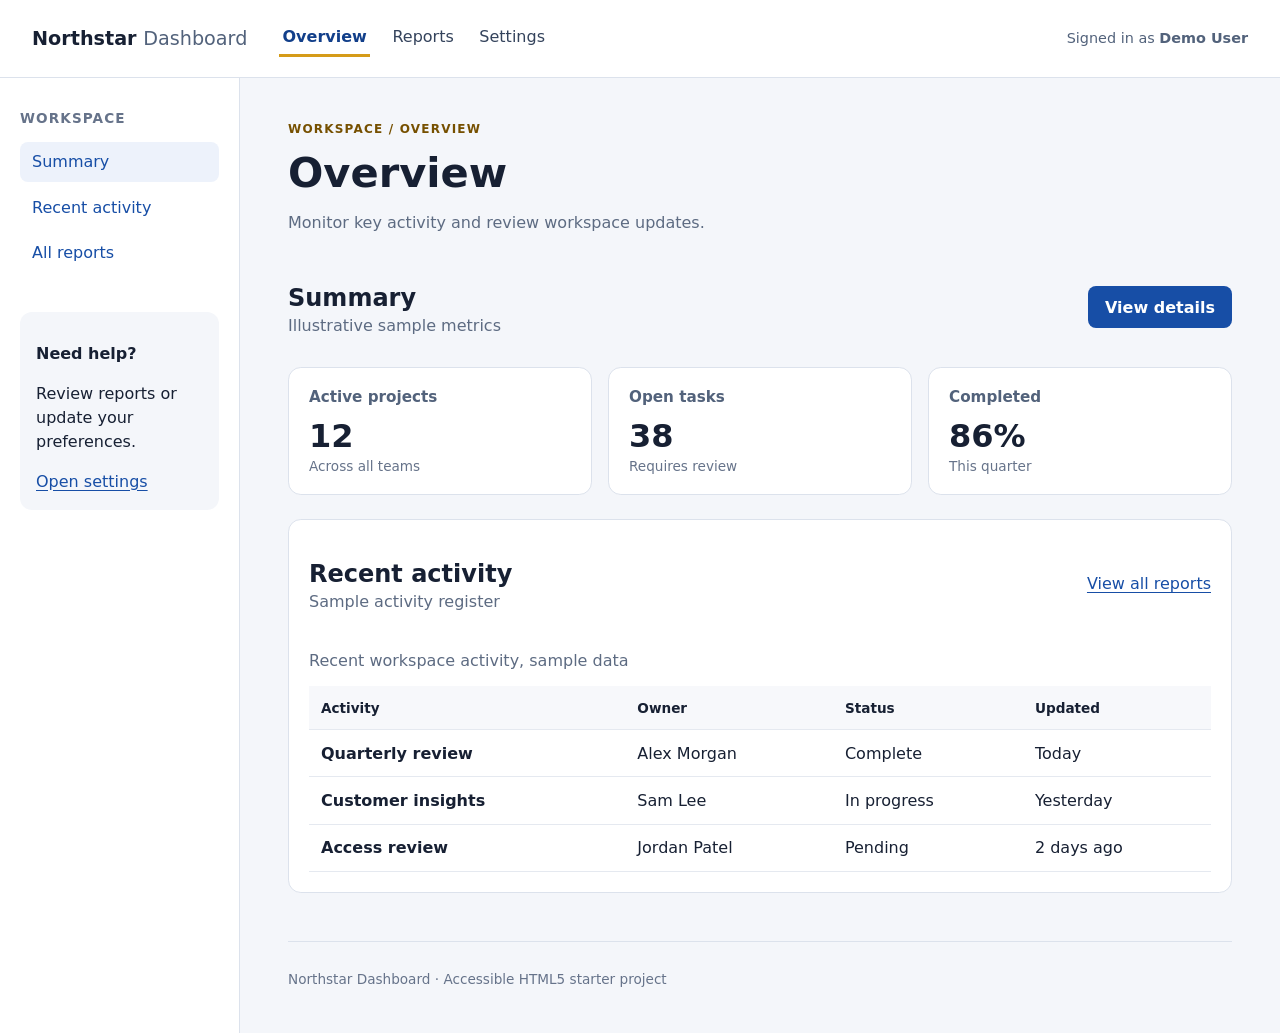
<file: index.html>
<!doctype html>
<html lang="en">
<head>
<meta charset="utf-8">
<meta name="viewport" content="width=device-width, initial-scale=1">
<meta name="description" content="Accessible enterprise dashboard overview.">
<title>Overview | Northstar Dashboard</title>
<link rel="stylesheet" href="assets/css/styles.css">
<script src="assets/js/app.js" defer></script>
</head>
<body>
<a class="skip-link" href="#main-content">Skip to main content</a>
<header class="site-header">
<a class="brand" href="index.html">Northstar <span>Dashboard</span></a>
<button class="menu-toggle" type="button" aria-expanded="false" aria-controls="primary-navigation">Menu</button>
<nav id="primary-navigation" class="top-nav" aria-label="Primary navigation">
<a href="index.html" aria-current="page">Overview</a><a href="reports.html">Reports</a><a href="settings.html">Settings</a>
</nav>
<p class="user-label">Signed in as <strong>Demo User</strong></p>
</header>
<div class="layout">
<aside class="sidebar" aria-label="Dashboard sidebar">
<nav aria-label="Dashboard sections"><h2 class="sidebar-heading">Workspace</h2><ul>
<li><a href="#summary" aria-current="location">Summary</a></li><li><a href="#activity">Recent activity</a></li><li><a href="reports.html">All reports</a></li>
</ul></nav>
<section class="help-card" aria-labelledby="help-title"><h2 id="help-title">Need help?</h2><p>Review reports or update your preferences.</p><a href="settings.html">Open settings</a></section>
</aside>
<main id="main-content" class="main-content">
<header class="page-heading"><p class="eyebrow">WORKSPACE / OVERVIEW</p><h1>Overview</h1><p>Monitor key activity and review workspace updates.</p></header>
<section id="summary" aria-labelledby="summary-title">
<div class="section-heading"><div><h2 id="summary-title">Summary</h2><p class="muted">Illustrative sample metrics</p></div><button class="button button-primary" type="button" data-open-dialog>View details</button></div>
<div class="metric-grid">
<article class="metric-card"><h3>Active projects</h3><p class="metric-value">12</p><p class="metric-note">Across all teams</p></article>
<article class="metric-card"><h3>Open tasks</h3><p class="metric-value">38</p><p class="metric-note">Requires review</p></article>
<article class="metric-card"><h3>Completed</h3><p class="metric-value">86%</p><p class="metric-note">This quarter</p></article>
</div></section>
<section id="activity" class="panel" aria-labelledby="activity-title">
<div class="section-heading"><div><h2 id="activity-title">Recent activity</h2><p class="muted">Sample activity register</p></div><a href="reports.html">View all reports</a></div>
<div class="table-wrap"><table><caption>Recent workspace activity, sample data</caption><thead><tr><th scope="col">Activity</th><th scope="col">Owner</th><th scope="col">Status</th><th scope="col">Updated</th></tr></thead><tbody>
<tr><th scope="row">Quarterly review</th><td>Alex Morgan</td><td>Complete</td><td>Today</td></tr>
<tr><th scope="row">Customer insights</th><td>Sam Lee</td><td>In progress</td><td>Yesterday</td></tr>
<tr><th scope="row">Access review</th><td>Jordan Patel</td><td>Pending</td><td>2 days ago</td></tr>
</tbody></table></div></section>
<dialog id="details-dialog" aria-labelledby="dialog-title" aria-describedby="dialog-description">
<div class="dialog-content"><div class="section-heading"><h2 id="dialog-title">Workspace details</h2><button class="icon-button" type="button" data-close-dialog aria-label="Close dialog">×</button></div>
<p id="dialog-description">This native HTML dialog can be opened and closed using the keyboard.</p><p>All figures in this starter dashboard are sample data.</p><button class="button button-primary" type="button" data-close-dialog>Close</button></div>
</dialog>
<footer class="site-footer"><p>Northstar Dashboard · Accessible HTML5 starter project</p></footer>
</main></div></body></html>
</file>
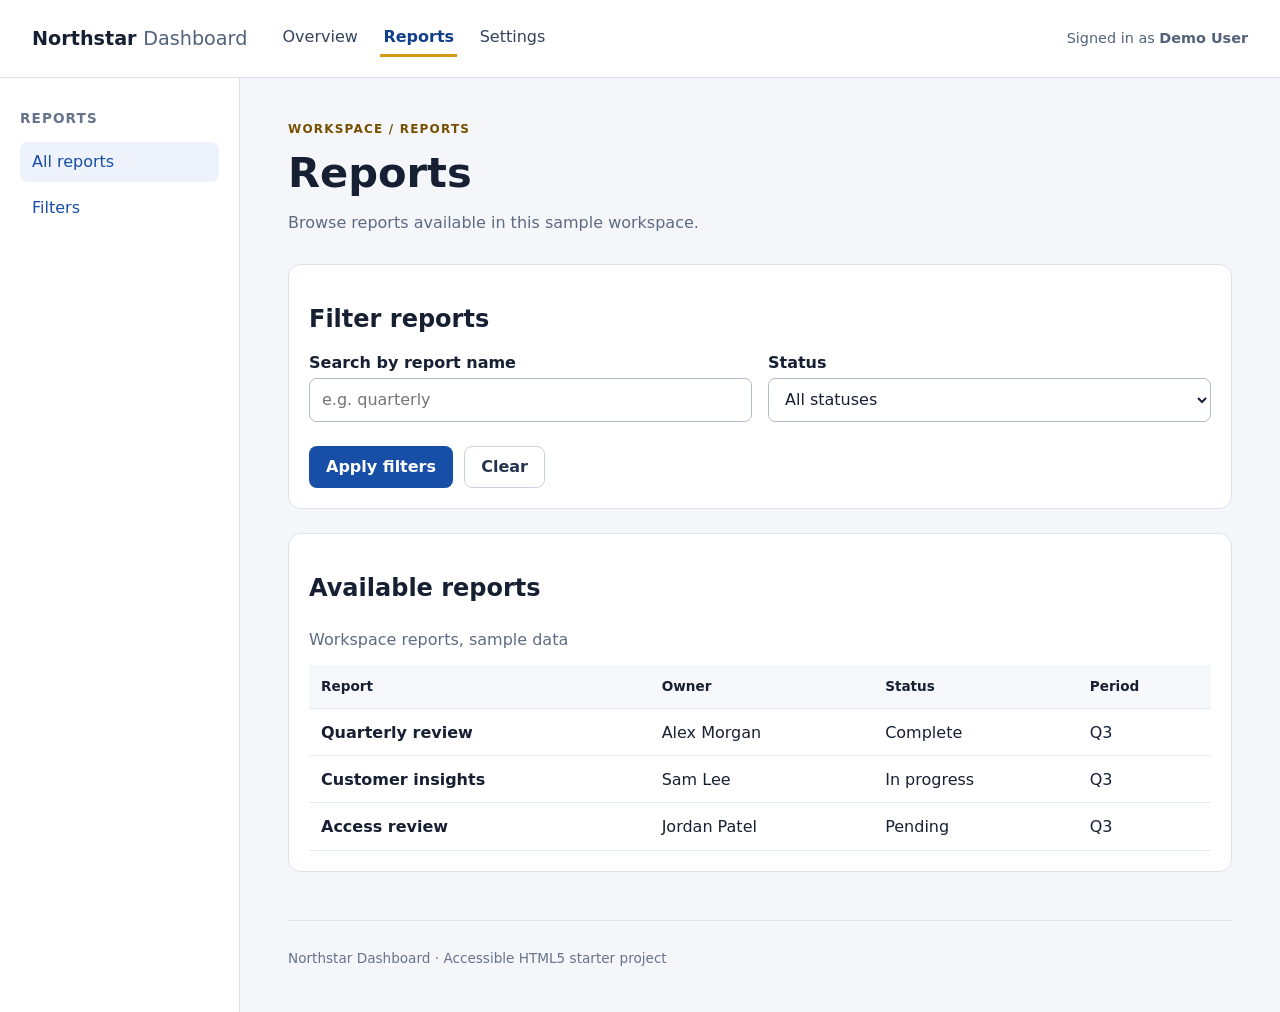
<file: reports.html>
<!doctype html>
<html lang="en">
<head><meta charset="utf-8"><meta name="viewport" content="width=device-width, initial-scale=1"><meta name="description" content="Browse workspace reports."><title>Reports | Northstar Dashboard</title><link rel="stylesheet" href="assets/css/styles.css"><script src="assets/js/app.js" defer></script></head>
<body><a class="skip-link" href="#main-content">Skip to main content</a>
<header class="site-header"><a class="brand" href="index.html">Northstar <span>Dashboard</span></a><button class="menu-toggle" type="button" aria-expanded="false" aria-controls="primary-navigation">Menu</button><nav id="primary-navigation" class="top-nav" aria-label="Primary navigation"><a href="index.html">Overview</a><a href="reports.html" aria-current="page">Reports</a><a href="settings.html">Settings</a></nav><p class="user-label">Signed in as <strong>Demo User</strong></p></header>
<div class="layout"><aside class="sidebar" aria-label="Reports sidebar"><nav aria-label="Report navigation"><h2 class="sidebar-heading">Reports</h2><ul><li><a href="#report-list" aria-current="location">All reports</a></li><li><a href="#filters">Filters</a></li></ul></nav></aside>
<main id="main-content" class="main-content"><header class="page-heading"><p class="eyebrow">WORKSPACE / REPORTS</p><h1>Reports</h1><p>Browse reports available in this sample workspace.</p></header>
<section id="filters" class="panel" aria-labelledby="filter-title"><h2 id="filter-title">Filter reports</h2>
<form id="report-filter" class="form-grid"><div class="form-field"><label for="report-search">Search by report name</label><input id="report-search" name="search" type="search" placeholder="e.g. quarterly"></div>
<div class="form-field"><label for="report-status">Status</label><select id="report-status" name="status"><option value="">All statuses</option><option>Complete</option><option>In progress</option><option>Pending</option></select></div>
<div class="form-actions"><button class="button button-primary" type="submit">Apply filters</button><button class="button button-secondary" type="reset">Clear</button></div></form><p id="filter-feedback" class="visually-hidden" role="status" aria-live="polite"></p></section>
<section id="report-list" class="panel" aria-labelledby="list-title"><h2 id="list-title">Available reports</h2><div class="table-wrap"><table id="reports-table"><caption>Workspace reports, sample data</caption><thead><tr><th scope="col">Report</th><th scope="col">Owner</th><th scope="col">Status</th><th scope="col">Period</th></tr></thead><tbody>
<tr><th scope="row">Quarterly review</th><td>Alex Morgan</td><td>Complete</td><td>Q3</td></tr><tr><th scope="row">Customer insights</th><td>Sam Lee</td><td>In progress</td><td>Q3</td></tr><tr><th scope="row">Access review</th><td>Jordan Patel</td><td>Pending</td><td>Q3</td></tr>
</tbody></table></div></section><footer class="site-footer"><p>Northstar Dashboard · Accessible HTML5 starter project</p></footer></main></div></body></html>
</file>
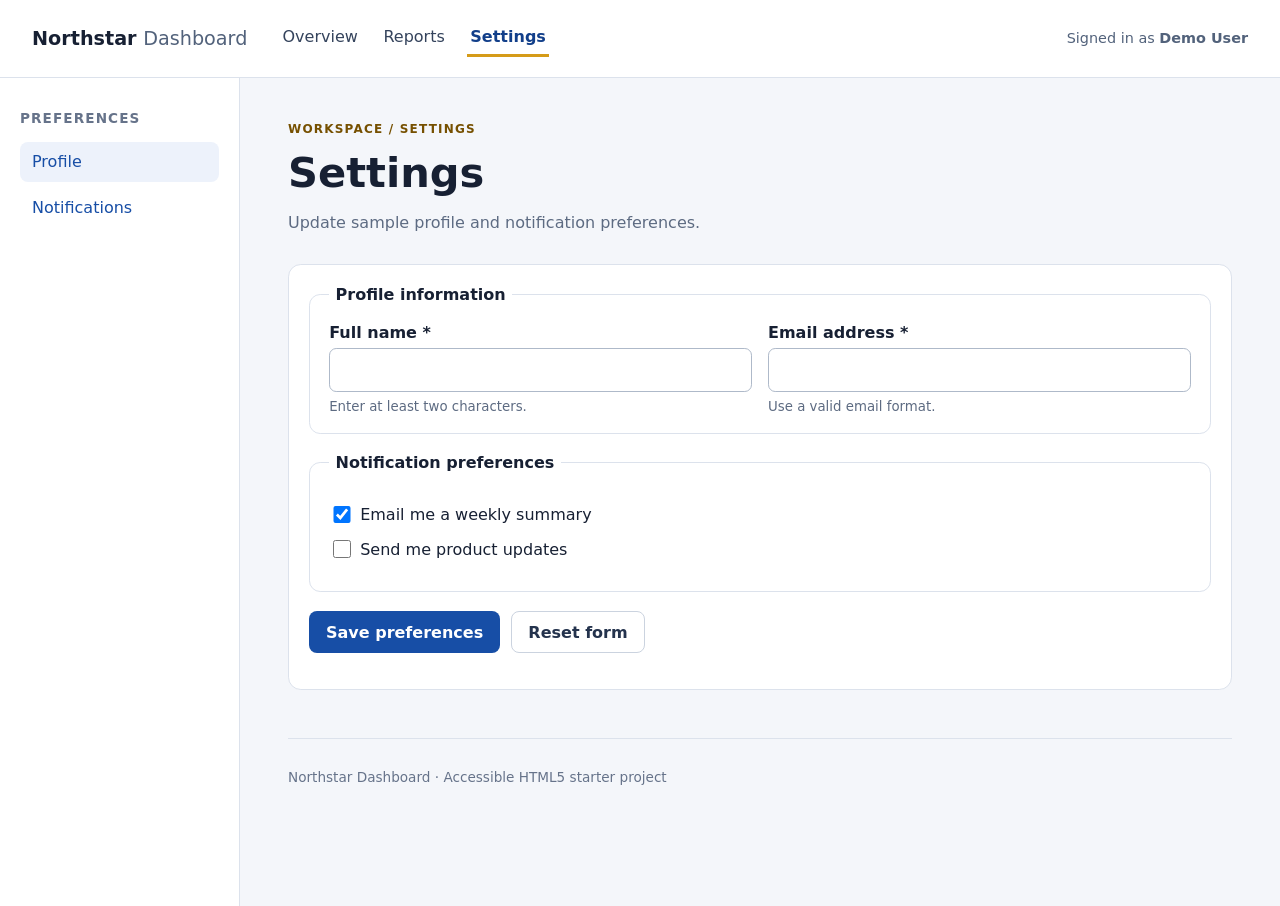
<file: settings.html>
<!doctype html>
<html lang="en">
<head><meta charset="utf-8"><meta name="viewport" content="width=device-width, initial-scale=1"><meta name="description" content="Manage dashboard profile and preferences."><title>Settings | Northstar Dashboard</title><link rel="stylesheet" href="assets/css/styles.css"><script src="assets/js/app.js" defer></script></head>
<body><a class="skip-link" href="#main-content">Skip to main content</a>
<header class="site-header"><a class="brand" href="index.html">Northstar <span>Dashboard</span></a><button class="menu-toggle" type="button" aria-expanded="false" aria-controls="primary-navigation">Menu</button><nav id="primary-navigation" class="top-nav" aria-label="Primary navigation"><a href="index.html">Overview</a><a href="reports.html">Reports</a><a href="settings.html" aria-current="page">Settings</a></nav><p class="user-label">Signed in as <strong>Demo User</strong></p></header>
<div class="layout"><aside class="sidebar" aria-label="Settings sidebar"><nav aria-label="Settings navigation"><h2 class="sidebar-heading">Preferences</h2><ul><li><a href="#profile" aria-current="location">Profile</a></li><li><a href="#notifications">Notifications</a></li></ul></nav></aside>
<main id="main-content" class="main-content"><header class="page-heading"><p class="eyebrow">WORKSPACE / SETTINGS</p><h1>Settings</h1><p>Update sample profile and notification preferences.</p></header>
<form id="settings-form" class="panel"><fieldset id="profile"><legend>Profile information</legend><div class="form-grid">
<div class="form-field"><label for="full-name">Full name <span aria-hidden="true">*</span></label><input id="full-name" name="fullName" type="text" autocomplete="name" required minlength="2" aria-describedby="name-hint"><small id="name-hint">Enter at least two characters.</small></div>
<div class="form-field"><label for="email">Email address <span aria-hidden="true">*</span></label><input id="email" name="email" type="email" autocomplete="email" required aria-describedby="email-hint"><small id="email-hint">Use a valid email format.</small></div></div></fieldset>
<fieldset id="notifications"><legend>Notification preferences</legend><div class="form-field checkbox-field"><input id="weekly-summary" name="weeklySummary" type="checkbox" checked><label for="weekly-summary">Email me a weekly summary</label></div><div class="form-field checkbox-field"><input id="product-updates" name="productUpdates" type="checkbox"><label for="product-updates">Send me product updates</label></div></fieldset>
<div class="form-actions"><button class="button button-primary" type="submit">Save preferences</button><button class="button button-secondary" type="reset">Reset form</button></div><p id="settings-feedback" role="status" aria-live="polite"></p></form>
<footer class="site-footer"><p>Northstar Dashboard · Accessible HTML5 starter project</p></footer></main></div></body></html>
</file>
<file: assets/css/styles.css>
*{box-sizing:border-box}
:root{font-family:Inter,ui-sans-serif,system-ui,-apple-system,"Segoe UI",sans-serif;color:#172033;background:#f4f6fa}
body{margin:0;min-width:320px}a{color:#174ea6;text-underline-offset:3px}a:hover{color:#0c3474}
:focus-visible{outline:3px solid #a15c00;outline-offset:3px;border-radius:3px}
.skip-link{position:absolute;z-index:10;top:-5rem;left:1rem;padding:.8rem 1rem;background:#fff;border:2px solid #174ea6;border-radius:.4rem}
.skip-link:focus{top:1rem}
.site-header{min-height:72px;display:flex;align-items:center;gap:2rem;padding:1rem 2rem;background:#fff;border-bottom:1px solid #dce2ec}
.brand{color:#172033;font-weight:800;font-size:1.2rem;text-decoration:none;white-space:nowrap}.brand span{color:#52627b;font-weight:500}
.top-nav{display:flex;gap:1.2rem}.top-nav a{padding:.45rem .2rem;text-decoration:none;color:#34435c}.top-nav a[aria-current=page]{color:#123f8a;font-weight:750;border-bottom:3px solid #d59b18}
.user-label{margin-left:auto;color:#52627b;font-size:.9rem}.menu-toggle{display:none}
.layout{display:grid;grid-template-columns:240px minmax(0,1fr);min-height:calc(100vh - 72px)}
.sidebar{padding:2rem 1.25rem;background:#fff;border-right:1px solid #dce2ec}.sidebar-heading{margin:0 0 1rem;font-size:.85rem;text-transform:uppercase;letter-spacing:.08em;color:#66738a}
.sidebar ul{list-style:none;padding:0;margin:0}.sidebar li{margin:.35rem 0}.sidebar li a{display:block;padding:.65rem .75rem;border-radius:.5rem;text-decoration:none}.sidebar li a:hover,.sidebar li a[aria-current=location]{background:#edf2fb}
.help-card{margin-top:2.5rem;padding:1rem;background:#f4f6fa;border-radius:.75rem;line-height:1.5}.help-card h2{font-size:1rem}
.main-content{width:100%;max-width:1200px;padding:2rem clamp(1rem,4vw,3rem);margin:0 auto}.page-heading{margin-bottom:2rem}
.eyebrow{color:#765000;font-size:.75rem;font-weight:800;letter-spacing:.1em}h1{margin:.4rem 0;font-size:clamp(2rem,4vw,2.6rem)}.page-heading p:last-child,.muted{color:#5d6b82}
.section-heading{display:flex;justify-content:space-between;align-items:center;gap:1rem;margin-bottom:1rem}.section-heading h2{margin-bottom:.2rem}.section-heading p{margin-top:.25rem}
.metric-grid{display:grid;grid-template-columns:repeat(3,minmax(0,1fr));gap:1rem}.metric-card,.panel{background:#fff;border:1px solid #dce2ec;border-radius:.8rem;padding:1.25rem}
.metric-card h3{margin:0;font-size:.95rem;color:#52627b}.metric-value{margin:.7rem 0 .2rem;font-size:2rem;font-weight:800}.metric-note{margin:0;color:#66738a;font-size:.85rem}
.panel{margin-top:1.5rem}.table-wrap{overflow-x:auto}table{width:100%;border-collapse:collapse;text-align:left}caption{text-align:left;padding:.5rem 0 1rem;color:#5d6b82}
th,td{padding:.85rem .75rem;border-bottom:1px solid #e5e9f0}thead th{background:#f7f8fb;font-size:.85rem}tbody th{font-weight:650}
.button{display:inline-flex;justify-content:center;align-items:center;min-height:42px;padding:.65rem 1rem;border:1px solid transparent;border-radius:.5rem;font:inherit;font-weight:700;cursor:pointer}
.button-primary{background:#174ea6;color:#fff}.button-primary:hover{background:#103b82}.button-secondary{background:#fff;color:#24334d;border-color:#cbd3df}
.form-grid{display:grid;grid-template-columns:repeat(2,minmax(0,1fr));gap:1rem;align-items:end}.form-field{display:flex;flex-direction:column;gap:.4rem}.form-field label{font-weight:650}
input,select{width:100%;min-height:44px;padding:.65rem .75rem;border:1px solid #aeb9c9;border-radius:.45rem;background:#fff;color:#172033;font:inherit}input[type=checkbox]{width:1.1rem;min-height:1.1rem}
small{color:#5d6b82}.form-actions{display:flex;gap:.7rem;align-items:center;grid-column:1/-1;margin-top:.5rem}
fieldset{border:1px solid #dce2ec;border-radius:.7rem;padding:1.2rem;margin:0 0 1.2rem}legend{padding:0 .4rem;font-weight:750}.checkbox-field{flex-direction:row;align-items:center;margin:.7rem 0}.checkbox-field label{font-weight:500}
.site-footer{margin-top:3rem;padding-top:1rem;border-top:1px solid #dce2ec;color:#66738a;font-size:.85rem}
dialog{width:min(92vw,520px);border:1px solid #cbd3df;border-radius:.9rem;padding:0;box-shadow:0 20px 70px #17203344}dialog::backdrop{background:#10182799}.dialog-content{padding:1.5rem;line-height:1.6}
.icon-button{border:1px solid #cbd3df;background:#fff;border-radius:.4rem;width:40px;height:40px;font-size:1.5rem;cursor:pointer}
.visually-hidden{position:absolute;width:1px;height:1px;padding:0;margin:-1px;overflow:hidden;clip:rect(0,0,0,0);white-space:nowrap;border:0}
@media(max-width:760px){.site-header{flex-wrap:wrap;gap:.8rem;padding:1rem}.menu-toggle{display:inline-flex;margin-left:auto;padding:.5rem .75rem;background:#fff;border:1px solid #cbd3df;border-radius:.4rem;font:inherit}.top-nav{display:none;order:4;width:100%;flex-direction:column;gap:.2rem}.top-nav.is-open{display:flex}.user-label{display:none}.layout{display:block}.sidebar{border-right:0;border-bottom:1px solid #dce2ec;padding:1rem}.sidebar ul{display:flex;flex-wrap:wrap;gap:.3rem}.help-card{display:none}.metric-grid,.form-grid{grid-template-columns:1fr}.section-heading{align-items:flex-start;flex-direction:column}}
@media(prefers-reduced-motion:reduce){*,*::before,*::after{scroll-behavior:auto!important;animation-duration:.01ms!important;transition-duration:.01ms!important}}
</file>
